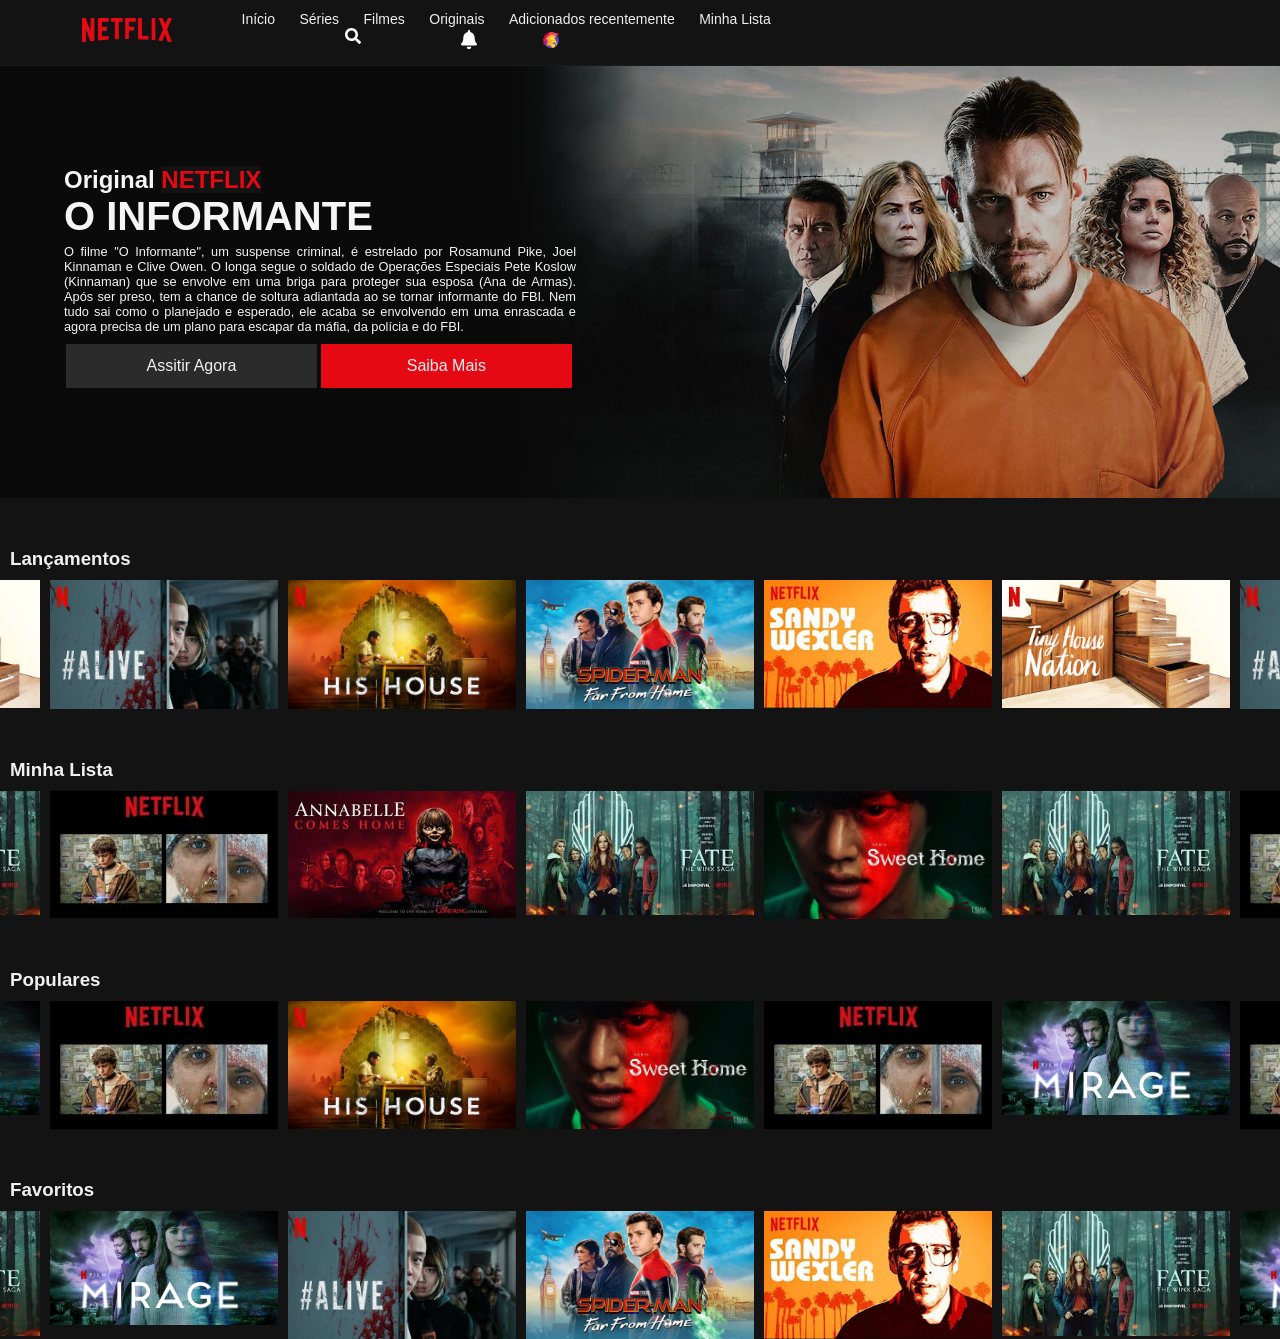
<file: index.html>
<!DOCTYPE html>
<html lang="en">

<head>
    <meta charset="UTF-8">
    <meta http-equiv="X-UA-Compatible" content="IE=edge">
    <meta name="viewport" content="width=device-width, initial-scale=1.0">
    <link rel="stylesheet" href="assets/css/style.css">
    <link rel="stylesheet" href="assets/css/owl.carousel.min.css">
    <link rel="stylesheet" href="assets/css/owl.theme.default.min.css">
    <title>Document</title>
</head>

<body>

    <header class="header-box">
        <nav class="nav-box">
            <div id="logo">
                <span class=" svg-color" data-uia="netflix-header-svg-logo-noclick">
                    <svg viewBox="0 0 111 30" class="size-logo svg-color" focusable="false">
                        <g id="netflix-logo">
                            <path
                                d="M105.06233,14.2806261 L110.999156,30 C109.249227,29.7497422 107.500234,29.4366857 105.718437,29.1554972 L102.374168,20.4686475 L98.9371075,28.4375293 C97.2499766,28.1563408 95.5928391,28.061674 93.9057081,27.8432843 L99.9372012,14.0931671 L94.4680851,-5.68434189e-14 L99.5313525,-5.68434189e-14 L102.593495,7.87421502 L105.874965,-5.68434189e-14 L110.999156,-5.68434189e-14 L105.06233,14.2806261 Z M90.4686475,-5.68434189e-14 L85.8749649,-5.68434189e-14 L85.8749649,27.2499766 C87.3746368,27.3437061 88.9371075,27.4055675 90.4686475,27.5930265 L90.4686475,-5.68434189e-14 Z M81.9055207,26.93692 C77.7186241,26.6557316 73.5307901,26.4064111 69.250164,26.3117443 L69.250164,-5.68434189e-14 L73.9366389,-5.68434189e-14 L73.9366389,21.8745899 C76.6248008,21.9373887 79.3120255,22.1557784 81.9055207,22.2804387 L81.9055207,26.93692 Z M64.2496954,10.6561065 L64.2496954,15.3435186 L57.8442216,15.3435186 L57.8442216,25.9996251 L53.2186709,25.9996251 L53.2186709,-5.68434189e-14 L66.3436123,-5.68434189e-14 L66.3436123,4.68741213 L57.8442216,4.68741213 L57.8442216,10.6561065 L64.2496954,10.6561065 Z M45.3435186,4.68741213 L45.3435186,26.2498828 C43.7810479,26.2498828 42.1876465,26.2498828 40.6561065,26.3117443 L40.6561065,4.68741213 L35.8121661,4.68741213 L35.8121661,-5.68434189e-14 L50.2183897,-5.68434189e-14 L50.2183897,4.68741213 L45.3435186,4.68741213 Z M30.749836,15.5928391 C28.687787,15.5928391 26.2498828,15.5928391 24.4999531,15.6875059 L24.4999531,22.6562939 C27.2499766,22.4678976 30,22.2495079 32.7809542,22.1557784 L32.7809542,26.6557316 L19.812541,27.6876933 L19.812541,-5.68434189e-14 L32.7809542,-5.68434189e-14 L32.7809542,4.68741213 L24.4999531,4.68741213 L24.4999531,10.9991564 C26.3126816,10.9991564 29.0936358,10.9054269 30.749836,10.9054269 L30.749836,15.5928391 Z M4.78114163,12.9684132 L4.78114163,29.3429562 C3.09401069,29.5313525 1.59340144,29.7497422 0,30 L0,-5.68434189e-14 L4.4690224,-5.68434189e-14 L10.562377,17.0315868 L10.562377,-5.68434189e-14 L15.2497891,-5.68434189e-14 L15.2497891,28.061674 C13.5935889,28.3437998 11.906458,28.4375293 10.1246602,28.6868498 L4.78114163,12.9684132 Z"
                                id="Fill-14">
                            </path>
                        </g>
                    </svg>
                </span>
            </div>
            <div class="navbar">
                <div>
                    <ul>
                        <li>Início</li>
                        <li>Séries</li>
                        <li>Filmes</li>
                        <li>Originais</li>
                        <li>Adicionados recentemente</li>
                        <li>Minha Lista</li>
                    </ul>
                </div>
                <div class="dropdown">
                    <button class="dropbtn">Navegar</button>
                    <div class="dropdown-content">
                        <a href="#">Início</a>
                        <a href="#">Séries</a>
                        <a href="#">Filmes</a>
                        <a href="#">Originais</a>
                        <a href="#">Adicionados recentemente</a>
                        <a href="#">Minha Lista</a>
                    </div>
                </div>
                <div class="content-box " style="align-items: center;">
                    <div class="search-box">
                        <label for="busca">
                            <input type="search" class="search " name="busca" id="busca">
                            <img src="assets/image/search-solid.svg" class="search-label">
                        </label>
                    </div>
                    <div class="">
                        <img src="assets/image/bell-solid.svg" alt="" class="bell-notification">
                    </div>
                    <div class="">
                        <img src="assets/image/greek.png" alt="profile" srcset="" class="avata">
                    </div>
                </div>
            </div>
        </nav>
    </header>




    <!-- ****  Banner Principal  ***** -->
    <section>
        <div class="container ">
            <div class="banner-box">
                <img src="assets/image/banners/capa1.jpg" alt="" srcset="" class="">
                <div class="filtro"></div>

                <div class="banner-title " >
                    
                   <div style="background: transparent;">
                    <h1  style="background: transparent">Original <span class="text-primary">NETFLIX</span></h1>
                    <span id="title">O INFORMANTE</span>
                    <p id="sinopse">
                        O filme "O Informante", um suspense criminal, é estrelado por Rosamund Pike,
                        Joel Kinnaman e Clive Owen. O longa segue o soldado de Operações Especiais
                        Pete Koslow (Kinnaman) que se envolve em uma briga para proteger sua esposa
                        (Ana de Armas). Após ser preso, tem a chance de soltura adiantada ao se
                        tornar informante do FBI. Nem tudo sai como o planejado e esperado, ele
                        acaba se envolvendo em uma enrascada e agora precisa de um plano para
                        escapar da máfia, da polícia e do FBI.
                    </p>

                    <div class="row" style="background: transparent">
                        <button class=" btn-dark">Assitir Agora</button>
                        <button class="btn  ">Saiba Mais</button>
                    </div>  
                   </div>
                  
                </div>

            </div>

        </div>
    </section>





    <!-- ****  Sessão de Filmes  ***** -->
    <section>

        <div class="lista-filmes">
            <h3>Lançamentos</h3>
        </div>
        <div class="owl-carousel owl-theme">
            <div class="item">
                <img src="assets/image/banners/banner2.jpg" alt="" srcset="">
            </div>
            <div class="item">
                <img src="assets/image/banners/banner3.jpg" alt="" srcset="">
            </div>
            <div class="item">
                <img src="assets/image/banners/banner4.jpg" alt="" srcset="">
            </div>
            <div class="item">
                <img src="assets/image/banners/banner5.jpg" alt="" srcset="">
            </div>
            <div class="item">
                <img src="assets/image/banners/banner6.jpg" alt="" srcset="">
            </div>
        </div>
    </section>

    <section>
        <div class="lista-filmes">
            <h3>Minha Lista</h3>
        </div>
        <div class="owl-carousel owl-theme">

            <div class="item">
                <img src="assets/image/banners/banner12.jpg" alt="" srcset="">
            </div>
            <div class="item">
                <img src="assets/image/banners/banner8.jpg" alt="" srcset="">
            </div>
            <div class="item">
                <img src="assets/image/banners/banner9.jpg" alt="" srcset="">
            </div>
            <div class="item">
                <img src="assets/image/banners/banner11.jpg" alt="" srcset="">
            </div>
            <div class="item">
                <img src="assets/image/banners/banner9.jpg" alt="" srcset="">
            </div>
        </div>
    </section>
    <section>
        <div class="lista-filmes">
            <h3>Populares</h3>
        </div>
        <div class="owl-carousel owl-theme">

            <div class="item">
                <img src="assets/image/banners/banner12.jpg" alt="" srcset="">
            </div>
            <div class="item">
                <img src="assets/image/banners/banner3.jpg" alt="" srcset="">
            </div>
            <div class="item">
                <img src="assets/image/banners/banner11.jpg" alt="" srcset="">
            </div>
            <div class="item">
                <img src="assets/image/banners/banner12.jpg" alt="" srcset="">
            </div>
            <div class="item">
                <img src="assets/image/banners/banner1.jpg" alt="" srcset="">
            </div>
        </div>
    </section>
    <section>
        <div class="lista-filmes">
            <h3>Favoritos</h3>
        </div>
        <div class="owl-carousel owl-theme">

            <div class="item">
                <img src="assets/image/banners/banner1.jpg" alt="" srcset="">
            </div>
            <div class="item">
                <img src="assets/image/banners/banner2.jpg" alt="" srcset="">
            </div>
            <div class="item">
                <img src="assets/image/banners/banner4.jpg" alt="" srcset="">
            </div>
            <div class="item">
                <img src="assets/image/banners/banner5.jpg" alt="" srcset="">
            </div>
            <div class="item">
                <img src="assets/image/banners/banner9.jpg" alt="" srcset="">
            </div>
        </div>
    </section>

    <script src="assets/js/jquery.min.js"></script>
    <script src="assets/js/owl.carousel.min.js"></script>
    <script src="assets/js/main.js"></script>
</body>

</html>
</file>
<file: assets/css/style.css>
/**************  Style CSS  *************/

* {
    padding: 0px;
    margin: 0px;
    box-sizing: border-box;
    background: var( --dark-color);
    font-family: 'Helvetica Neue',Helvetica,Arial,sans-serif;
   
}   

:root{
    --primary-color: #e50914;
    --dark-color: rgba(20, 20, 20, 0.933);
    --text-white-color: #f0f0f0;
}

.svg-color{
    fill: var(--primary-color);
    padding: 0px 20px;
    line-height: normal;
}

.text-primary{
    color: var(--primary-color);
}

.size-logo{
    width: 167px;
    height: auto;
}

.container{
    display: block;
    width: 100%;
    height: auto;
    /* padding: .3rem; */
}

.header-box{
    width: 100%;
    height: auto;
    display: flex;
    background: var( --dark-color);
    padding: 10px;
    align-items: center;
    border-bottom:.3px solid rgba(31, 31, 31, 0.705);
    /* border: solid 1px rgb(248, 6, 6); / */
}

.nav-box{
    display: flex;
    align-items: center;
    flex-direction: row;
    width: 95%;
    margin: auto;
    padding:0px 20px;
    /* border: solid 1px rgb(247, 121, 3); */
}

.navbar{
    box-sizing: border-box;
    width: 100%;
    display: flex;
    flex-direction: row;
    flex-wrap: wrap;
    justify-content: space-between;
    align-items: center;
    /* border: solid 1px rgb(3, 247, 23); */
}

.navbar ul{
    padding: 0px 40px;
}

.navbar li{
    display: inline;
    color: var(--text-white-color);
    font-size: 14px;
    padding: 0px 10px;
    line-height: normal;
}

.border{
    border: .3px solid chartreuse;
}

.btn{
    width: 49%;
    display: block;
    border: solid var(--primary-color);
    background: var(--primary-color);
    color: var(--text-white-color);
    padding: 10px;
    border-radius: 1px;
    font-size: 16px;
    margin: 10px 2px;
}
.btn-dark{
    width: 49%;
    display: block;
    border: solid rgb(43, 43, 43);
    background: rgb(43, 43, 43);
    color: var(--text-white-color);
    padding: 10px;
    border-radius: 1px;
    font-size: 16px;
    margin: 10px 2px;
}

.content-box{
    width: 400px;
    display: flex;
    flex-direction: row;
   
    justify-content: space-around;

}

.search {
    width: 200px;
    background:transparent;
    border:none;
    border-radius: none ;
    padding: 10px 40px 0px 0px;
    margin: 0px auto;
    color: var(--text-white-color);
}
.search-box {
 align-items: center;
  margin: 0px 10px; 
 
}

.search-label{
    width: 2rem;
    position: absolute;
    /* margin-top:3px ; */
    margin-left: -40px;
}

input[type=search]:focus{
    border:none;
    border-radius: none ;
    top:0px;
    outline: none;
}

.bell-notification{
    width: 2rem;
    margin: auto;
}

.dropdown{
    display: none ;
}

.row{
    display: flex;
    flex-direction: row;
    flex-wrap: wrap;
    margin: auto;
}

.avata{
    width: 40px;
    /* margin: auto; */
}



/*************** STYLE BANNER ***************/
.banner-box{
    background:  rgb(3, 3, 3);
    display: flex;
    justify-content: flex-end;
    position: relative;
}

.banner-box img{
    width: 60%;
}

.filtro{
    position: absolute; 
    width: 100%;
    height: 100%;
    background: linear-gradient(to right, #0a0a0a 40% , rgba(0, 0, 0, 0.199)50%);;
}

.banner-title{
    display: flex;
    align-items: center;
    width: 35%;
    height: 100%;
    position: absolute;
    left: 10%;
    color: whitesmoke;
    background:transparent;
    /* border: solid 1px #e50914; */
}

.banner-title #title{
    font-size: 40px;
    font-weight: 700;

    background:transparent;
}

.banner-title p{
    margin-top: 5px;
    font-size: .8rem;
    text-align: justify;
    background:transparent;
}

.lista-filmes{
    color: var(--text-white-color);
    /* margin: 30px 20px 4px 20px ; */
    padding: 50px 0px 10px 10px;
    align-items: flex-end;
}


@media screen and (max-width: 578px) {
    .navbar{
        display: none !important;
    }
}
@media screen  and (max-width: 1366px) {

    .svg-color{
        padding: 0px 10px;
        line-height: normal;
    }
    .size-logo{
        width: 110px;
        height: auto;
    }
    .search{
        width: 150px;
        padding: 6px 10px;
        margin: 0px auto;
    }
    .search-label{
        width:1rem;
    }
    .bell-notification{
        width:1rem;
    }
    .avata{
        width:1rem;
        /* margin: 1px auto; */
    }
    .navbar li{
        font-size: 14px;
        padding: 0px auto;
    }

    .banner-title{
        display: flex;
        align-items: center;
        width: 40%;
        height: 100%;
        position: absolute;
        left: 5%;
        color: whitesmoke;
        background:transparent;
        /* border: solid 1px #e50914; */
    }
}
@media screen and (max-width: 1194px ){

    .svg-color{
        /* fill: var(--primary-color); */
        padding: 0px 10px;
        line-height: normal;
    }
    .size-logo{
        width: 100px;
    }
    .search{
        width: 200px;
        padding: 6px 10px;
        margin: 0px auto;
    }
    .search-label{
        width:1rem;
    }
    .bell-notification{
        width:1rem;
    }
    .avata{
        width:1rem;
    }

    .navbar ul{
        padding: 0px 5px;
    }
    .navbar li{
        display: inline;
        color: var(--text-white-color);
        font-size: 14px;
        padding: 0px 3px;
        line-height: normal;
    }
}
@media screen and (max-width: 1024px) {

    .navbar ul, li{
        display: none !important;
        padding: 0px 5px;
    }
    
    .dropbtn {
        color: var(--text-white-color);
        font-size: 16px;
        border: none;
        cursor: pointer;
      }
      
      /* The container <div> - needed to position the dropdown content */
      .dropdown {
        position: relative;
        display: inline-block;
      }
      
      /* Dropdown Content (Hidden by Default) */
      .dropdown-content {
        display: none;
        position: absolute;
        background-color: #111111;
        min-width: 390px;
        margin-top: 2rem;
        border:solid .2px rgb(31, 31, 31);
        box-shadow: 0px 8px 16px 0px rgba(0,0,0,0.2);
        z-index: 1;
      }
      
      /* Links inside the dropdown */
      .dropdown-content a {
        color: var(--text-white-color);
        padding: 12px 16px;
        text-decoration: none;
        display: block;
      }
      
      /* Change color of dropdown links on hover */
      .dropdown-content a:hover {background-color: #1d1d1d}
      
      /* Show the dropdown menu on hover */
      .dropdown:hover .dropdown-content {
        display: block;
      }
      
      /* Change the background color of the dropdown button when the dropdown content is shown */
      .dropdown:hover .dropbtn {
        background-color: #1d1d1d;
      }

      .banner-box{
        display: none;
    }
    
   
}
</file>
